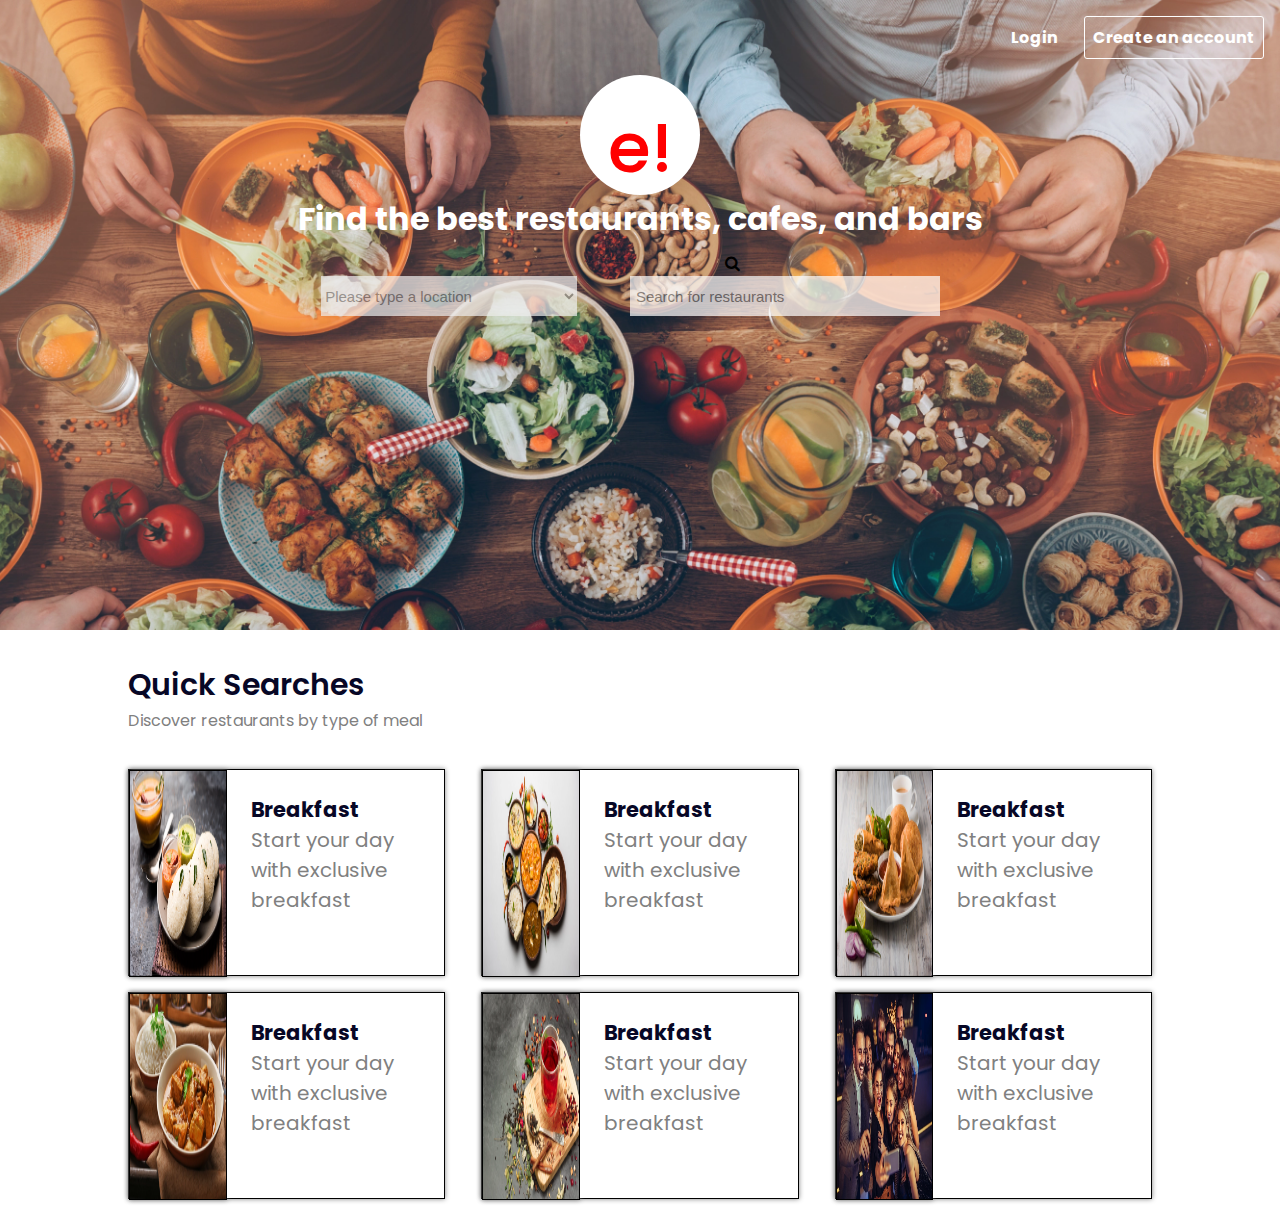
<file: index.html>
<!DOCTYPE html>
<html lang="en">

<head>
    <meta charset="UTF-8">
    <meta name="viewport" content="width=device-width, initial-scale=1.0">
    <title>Zomato Home Page</title>
    <link rel="stylesheet" href="https://cdnjs.cloudflare.com/ajax/libs/font-awesome/4.7.0/css/font-awesome.css"
        integrity="sha512-5A8nwdMOWrSz20fDsjczgUidUBR8liPYU+WymTZP1lmY9G6Oc7HlZv156XqnsgNUzTyMefFTcsFH/tnJE/+xBg=="
        crossorigin="anonymous" referrerpolicy="no-referrer" />
        <link rel="stylesheet" href="https://cdnjs.cloudflare.com/ajax/libs/font-awesome/4.7.0/css/font-awesome.css" integrity="sha512-5A8nwdMOWrSz20fDsjczgUidUBR8liPYU+WymTZP1lmY9G6Oc7HlZv156XqnsgNUzTyMefFTcsFH/tnJE/+xBg==" crossorigin="anonymous" referrerpolicy="no-referrer" />

    <link rel="stylesheet" href="./main.css" />
</head>

<body>
    <section class="nav-container" style="background-image:url(img1.png);">
        <div class="nav-blend">
            <div class="nav-btns">
                <button class="login" type="button">Login</button>
                <button class="createA" y type="button">Create an account</button>
            </div>
            <div class="nav-wrap">
                <div class="logo">
                    <p>e!</p>
                </div>

                <h1 class="location-search">Find the best restaurants, cafes, and bars</h1>
        
                    <div class="locationSelector">
                         <select class="locationDropdown">
                          <option value="0" selected disabled> Please type a location </option>
                         <option value="1">Sarjapura,Bangalore</option>
                        <option value="1">HSR Layout,Bangalore</option>
                         <option value="1">Kormangala,Bangalore</option>
                        <option value="1">Bannerghata Road,Bangalore</option>
                         </select>
                                    <div>
                            <span><i class="fa fa-search" aria-hidden="true"></i></span>
                                        <input class="restaurantsinput" type="text" placeholder=" Search for restaurants " />
                                        <!--<span class="glyphicon glyphicon-search search"></span>
                                        <span><i class="fa fa-search" aria-hidden="true"></i></span>-->
                                    </div>
                                
        
                </div>

                <!---<option>HSR Layout,Bengaluru</option>
                                <option>Kormangala,Bengaluru</option>                                <option>Jay Nagar,Bengaluru</option>
                            </sel <!--<div class="nav-search">
                    <div class="search-options">
                    
                        <div class="container">
                            <select class="form-select">
                                <option>Please type a location</option>
                                <option>Sarjapur,Bengaluru</option>
                            ect>
                            
                            <!-- <div class="second-select">-
                        
                            <select class="form-select">
                                <span class="input-group-text"><i class="fa fa-search" aria-hidden="true"></i> </span>sss
                                <option>search for resataurants</option>
                                <option></option>
                    </div>
                    </div>
                            </select>
                            </select>-->



            </div>
        </div>
        </div>
        </div>
        </div>
    </section>
    </div>
    </div>
    </div>
    </section>

    <!--Remaining part-->
    <section class="supper">
        <h1 class="supper-title ">Quick Searches</h1>
        <p class="supper-sub-title">Discover restaurants by type of meal</p>
        <section class="supper-list">
            <section class="supper-list-item">
                <img class="supper-list-item image" src="./breakfast/breakfast img1.png" alt="">

                <section class="supper-list-item-content">
                    <h3 class="supper-list-item-content-title">Breakfast</h3>
                    <p class="supper-list-item-content-subtitle">Start your day with exclusive breakfast</p>
                </section>
            </section>

            <section class="supper-list-item">
                <img class="supper-list-item image" src="./lunch/lunch img1.png" alt="">
                <section class="supper-list-item-content">

                    <h3 class="supper-list-item-content-title">Breakfast</h3>
                    <p class="supper-list-item-content-subtitle">Start your day with exclusive breakfast</p>
                </section>
            </section>

            <section class="supper-list-item">
                <img class="supper-list-item image" src="./snacks/snacks img1.png" alt="">
                <section class="supper-list-item-content">
                    <h3 class="supper-list-item-content-title">Breakfast</h3>
                    <p class="supper-list-item-content-subtitle">Start your day with exclusive breakfast</p>
                </section>
            </section>
            <section class="supper-list-item">
                <img class="supper-list-item image" src="./dinner/dinner img1.png" alt="">
                <section class="supper-list-item-content">
                    <h3 class="supper-list-item-content-title">Breakfast</h3>
                    <p class="supper-list-item-content-subtitle">Start your day with exclusive breakfast</p>
                </section>
            </section>

            <section class="supper-list-item">
                <img class="supper-list-item image" src="./drink/drink img1.png" alt="">
                <section class="supper-list-item-content">
                    <h3 class="supper-list-item-content-title">Breakfast</h3>
                    <p class="supper-list-item-content-subtitle">Start your day with exclusive breakfast</p>
                </section>
            </section>

            <section class="supper-list-item">
                <img class="supper-list-item image" src="./night lyf/nightlife img1.png" alt="">
                <section class="supper-list-item-content">
                    <h3 class="supper-list-item-content-title">Breakfast</h3>
                    <p class="supper-list-item-content-subtitle">Start your day with exclusive breakfast</p>
                </section>
            </section>
        </section>
    </section>

    </section>

    </section>
</body>

</html>


























































</body>

</html>












































</section>
</section>
</section>








































<!--- <input class="input places-search"type="text" placeholder="Please type a location"/>-->
<!-- <div class="datalist">
 <input class="form-control"
        list="datalist-options"
        id="exampleDataList"
        placeholder="Please type a location"
       <datalist id="datalist-options">
<option value="Bengaluru">Bengaluru</option>
<option value="Sarjapur Road">Sarjapur Road</option>
<option value="Bengaluru HSR Layout">Bengaluru HSR Layout</option>
<option value="Bengaluru Kormangala">Bengaluru Kormangala</option>
<option value="Bengaluru Jaya Nagar">Bengaluru Jaya Nagar</option>
       </datalist>
     </div>
      <input class="form-control"
        list="datalist-options"
        id="exampleDataList"
        placeholder="Search for resataurants"/>-->










<!-- Remaining part 
        <section class="supper">
            <h1 class="supper-title ">Quick Searches</h1>
<p class="supper-sub-title">Discover restaurants by type of meal</p>
<section class="supper-list">
    <section class="supper-list-item">
        <img class="supper-list-item image" src="./drink/drink img1.png" alt="">
        <section class="supper-list-item-content">
            <h3 class="supper-list-item-content-title">Breakfast</h3>
            <p class="supper-list-item-content-subtitle">Start your day with exclusive breakfast</p>
        </section>
    </section>
    </section>
        <section class="supper-list-item">
            <img class="supper-list-item image" src="./breakfast/breakfast img1.png" alt="">
            <section class="supper-list-item-content">
                <h3 class="supper-list-item-content-title">Breakfast</h3>
                <p class="supper-list-item-content-subtitle">Start your day with exclusive breakfast</p>
            </section>
        </section>
            <section class="supper-list-item">
                <img class="supper-list-item image" src="./breakfast/breakfast img1.png" alt="">
                <section class="supper-list-item-content">
                    <h3 class="supper-list-item-content-title">Breakfast</h3>
                    <p class="supper-list-item-content-subtitle">Start your day with exclusive breakfast</p>
                </section>
            </section>
                <section class="supper-list-item">
                    <img class="supper-list-item image" src="./breakfast/breakfast img1.png" alt="">
                    <section class="supper-list-item-content">
                        <h3 class="supper-list-item-content-title">Breakfast</h3>
                        <p class="supper-list-item-content-subtitle">Start your day with exclusive breakfast</p>
                    </section>
                </section>
                    <section class="supper-list-item">
                        <img class="supper-list-item image" src="./breakfast/breakfast img1.png" alt="">
                        <section class="supper-list-item-content">
                            <h3 class="supper-list-item-content-title">Breakfast</h3>
                            <p class="supper-list-item-content-subtitle">Start your day with exclusive breakfast</p>
                        </section>
                    </section>
                        <section class="supper-list-item">
                            <img class="supper-list-item image" src="./breakfast/breakfast img1.png" alt="">
                            <section class="supper-list-item-content">
                                <h3 class="supper-list-item-content-title">Breakfast</h3>
                                <p class="supper-list-item-content-subtitle">Start your day with exclusive breakfast</p>
                            </section>
                        </section>
                    
</section>

        </section>
        
        </section> 
</body>
</html> -->
</file>
<file: main.css>
@import url('https://fonts.googleapis.com/css2?family=Poppins&display=swap');
*{
    margin:0;
    box-sizing: border-box;
} 

body,button
{
    font-family:Poppins;
}
/* background-image: linear-gradient(to bottom right, red , blue); */


   /* .nav-container{
    width: 100%; 
    height: 70vh; 
    background-position: 100%;
    background-repeat: no-repeat;
   background-size:cover;
   background:linear-gradient();
   background-attachment: fixed;
  background-image:linear-gradient(transparent,#170505dc), url(./background\ img/img1.png);
   
} */



.nav-container{
    width: 100%;
    height: 70vh;
    background-position: 100%;
    background-repeat: no-repeat;
   background-size:cover;
   /* Removed the redundant background property */
   background-attachment: fixed;  
   background-image: linear-gradient(to left right,#dc0d0df3), url(C:\Users\sanch\OneDrive\Desktop\registration-form\Desktop\iframe\FSD\HTML-CSS-Project\img1.png); /* Fixed the space in the URL */
   opacity: 1;
}
/* Please correct your image directory sanchi or else it will not wor */

.nav-blend{
    background: transparent linear-gradient(180deg, #9D0E0E00 0%, var(--clr-accent-2) 100%) 0% 0% no-repeat padding-box;
    height: 100%;
    width: 100%;
    display: flex;
    flex-direction: column;
    align-items: center;
    justify-content: center;
}
.nav-btns{
    display: none;
    padding-top: 1rem;
    --max-width: 1300px;
    --pading: 2rem;
    width: min(var(--max-width), 100% - var(--pading));
    text-align: right;
}
    @media (min-width:50em) {
     .nav-blend{
        justify-content: unset;
     }
        .nav-btns{
        display: block;
     }
    }
.login, .createA{
  background-color: transparent;
  color: var(--clr-neutral-100);
  font-size: var(--fs-nav-btn);
  font-weight: 700;
  cursor: pointer;
  border: 1px solid black;
}
.login{
  border: 0;
  color: white;
  border: none;
}
.createA{
  border-radius: 3px;
  padding: 0.5em;
  margin-left: 1rem;
  border: 1px solid white;
color: white;
} 
.nav-wrap{
  display: flex;
  flex-direction: column;
    align-items: center;
    justify-content: center;
    text-align: center;
    padding: 1rem 1rem 3rem;
}
.logo{
    background-color: white;
    border: 0.5px solid var(--clr-boder-logo);
    display:flex;
    border-radius: 50%;
    text-align: center;
    color: red;
    width: 120px;
    height: 120px;
    justify-content: center;
    padding-top: 13px;
    font-size: 100px;
    font-weight:500;
   
}
.logo p{
    padding: 0.1em 0.4em;
    font-size: 2.625rem;
    font-weight: var(--fw-semi-bold);
    color: var(--clr-accent-1);
}
@media (min-width:50em) {
    .logo p{
        font-size: 4.375rem;
        }
    }
.location-search{
    font-size: 2rem;
    color: white;
    padding-bottom: 0.5rem;
}

/*.nav-search{
  width: 100%;
  display: grid;
  /* grid-template-columns:1fr; */
  
  /* align-items: center;
  justify-content: center;
} */
/* @media (min-width: 600px) {
  .nav-search{
    height: 40px;
    width: 310px;
    color: gray;
    border: none;
    float: left;
     opacity: 0.7;
    }
} */


/*@media (max-width: 1150px){
.nav-search {
  
    border-radius: 0px;
    font-size: 15px;
   
    margin-right: 21px;
    margin-bottom: 25px;
}
}

.search-option{
   width: 100%;
   height: 50px;
   align-items: center;
   justify-content:center;
   justify-content: space-evenly;
   display: flex;
   gap: 25px;
   position: absolute !important;
    left: 275px;
    margin: 2% 0px;
    }
    



.form-select{
display: flex;
border-radius: 4px;
height: 35px;
width: 160px;
color: gray;
 border: none;
 text-align: center;
 font-size: 0.7rem;
font-weight: 800;
cursor: pointer; 
}*/
.locationSelector {
     /* position: relative; */
    top: -238px;
     margin-left: 27.5%;
     margin-right: 20%;
     text-align: center;
     justify-content: center;
display: flex;
flex-direction: row;
display: inline-flex;

    }
    
     .locationDropdown {
         height: 40px;
         width: 350px;
         color: gray;
            border: none;
        border-radius: 0px;
        font-size: 15px;
         opacity: 0.7;
         margin-top: 25px;
          margin-right: 21px;
        margin-bottom: 25px;
        float: left;
       
       
        }

.container{
    
}





        .restaurantsinput {

            height: 40px;
            width: 310px;
            color: gray;
               border: none;
           border-radius: 0px;
           font-size: 15px;
            opacity: 0.7;
             margin-right: 21px;
           margin-bottom: 25px;
           float: left;
           background-color: white;
         /* height: 40px;
         width: 310px;
         color: gray;
        border: none;
         border-radius: 0px;
         font-size: 15px;
         opacity: 0.7;
         float: left;
        padding-left: 30px;
        margin-right: 21px;
        margin-bottom: px; */
        }
    .search {
    position: absolute !important;
     left: 150px;
    margin: 2% 0px;
    }

 
    

































   







.container{
    display: flex;
    padding: 28px;
    width: 30%;
    height: 30%;
    margin-right: 80%;
    }
  
/*remaining part*/
.supper{
    width:80%;
    margin:auto;
    padding-top:32px;
}
.supper-title{
    color:#070726;
    font-size:30px;
    font-weight: 600;
}
.supper-sub-title{
    color: gray;
}
.supper-list{
    margin-top:36px;
    display: flex;
    flex-wrap:wrap;
    justify-content: space-between;
}

.supper-list-item{
    display: flex;
    flex-wrap: nowrap;
    border:1px solid black;
    width:31%;
    height: 23vh;
    margin-bottom:16px;
    box-shadow: 0px 0px 5px gray;
}
.supper-list-item-image{
    width:65%;
    background-size:cover;

}
.supper-list-item-content{
    padding:24px;
    background-color: white;
}
.supper-list-item-content-title{
color: #070726;
font-size: 21px;
}
.supper-list-item-content-subtitle{
    font-size: 20px;
    color: gray;
}
</file>
